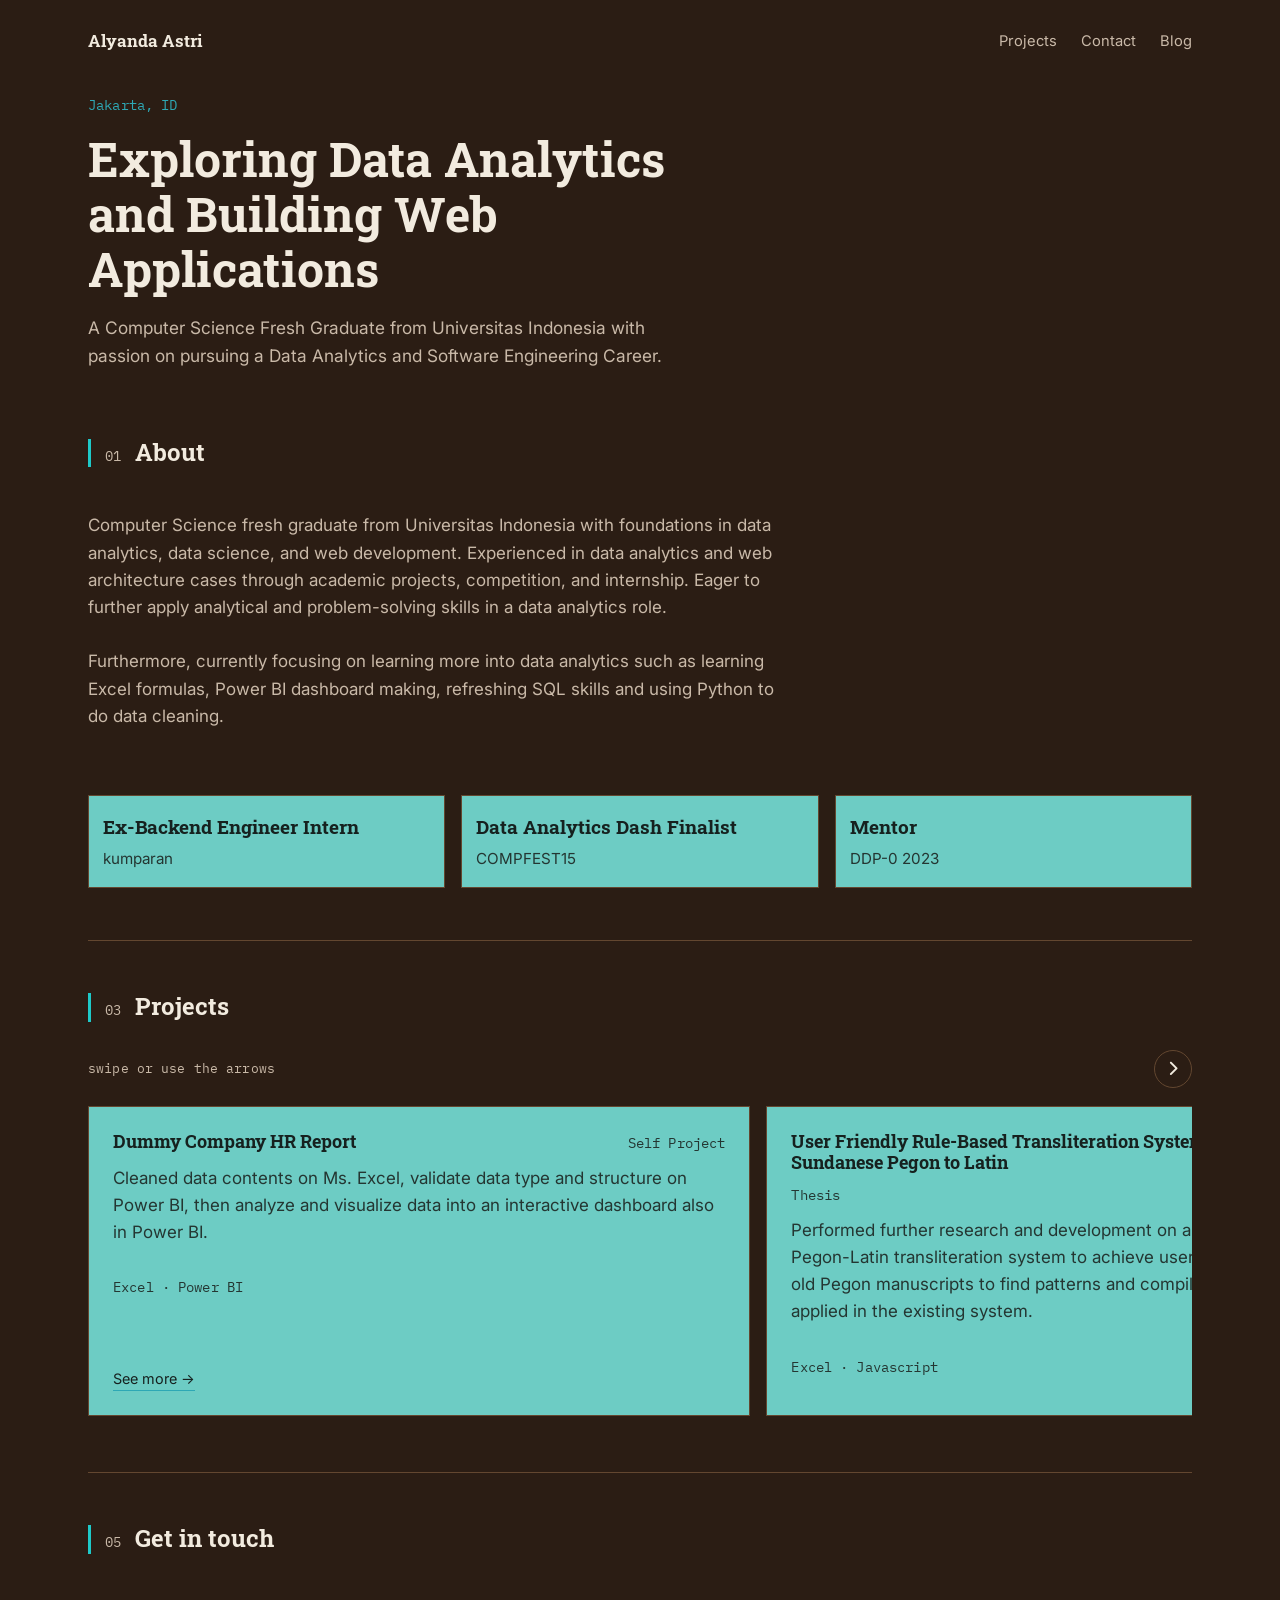
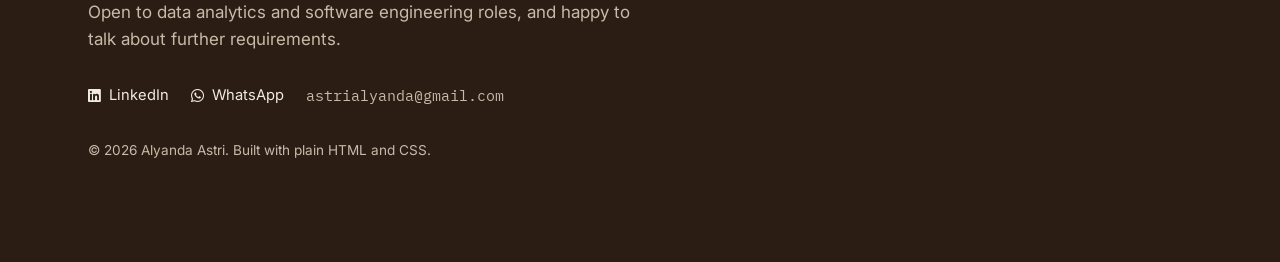
<file: index.html>
<!DOCTYPE html>
<html lang="en">
<head>
<meta charset="UTF-8">
<meta name="viewport" content="width=device-width, initial-scale=1.0">
<title>Alyanda Astri</title>
<meta name="description" content="Portfolio of Alyanda Astri, Backend Engineer and Data Analyst">
<link rel="preconnect" href="https://fonts.googleapis.com">
<link rel="preconnect" href="https://fonts.gstatic.com" crossorigin>
<link href="https://fonts.googleapis.com/css2?family=Roboto+Slab:wght@400;500;700&family=Inter:wght@400;500;600&family=IBM+Plex+Mono:wght@400;500&display=swap" rel="stylesheet">
<link rel="stylesheet" href="https://cdnjs.cloudflare.com/ajax/libs/font-awesome/6.5.1/css/all.min.css">
<link rel="stylesheet" href="styles.css">
</head>
<body>

<header class="site">
  <div class="brand">Alyanda Astri</div>
  <nav>
    <a href="#projects">Projects</a>
    <a href="#contact">Contact</a>
    <a href="personal.html">Blog</a>
  </nav>
</header>

<div class="wrap">

  <!-- HERO -->
  <section class="hero" style="border-bottom:none; padding-top:12px;">
    <span class="mono eyebrow">Jakarta, ID</span>
    <h1>Exploring Data Analytics and Building Web Applications</h1>
    <p class="lede">
      A Computer Science Fresh Graduate from Universitas Indonesia with passion
      on pursuing a Data Analytics and Software Engineering Career.
    </p>
  </section>

  <!-- ABOUT -->
  <section id="about">
    <div class="section-head">
      <span class="mono label">01</span>
      <h2>About</h2>
    </div>
    <div class="about-grid">
      <div class="about-text">
        <p>
          Computer Science fresh graduate from Universitas Indonesia with foundations in data analytics, 
          data science, and web development. Experienced in data analytics and web architecture cases
          through academic projects, competition, and internship. Eager to further apply analytical 
          and problem-solving skills in a data analytics role.
          <br></br>
          Furthermore, currently focusing on learning more into data analytics such as learning Excel
          formulas, Power BI dashboard making, refreshing SQL skills and using Python to do data cleaning.
        </p>
      </div>
      <div class="stat-row" style="grid-column:1/-1;">
        <div class="stat">
          <div class="num">Ex-Backend Engineer Intern</div>
          <div class="desc">kumparan</div>
        </div>
        <div class="stat">
          <div class="num">Data Analytics Dash Finalist</div>
          <div class="desc">COMPFEST15</div>
        </div>
        <div class="stat">
          <div class="num">Mentor</div>
          <div class="desc">DDP-0 2023</div>
        </div>
      </div>
    </div>
  </section>

  <!-- WORK / PROJECTS -->
  <section id="projects">
    <div class="section-head">
      <span class="mono label">03</span>
      <h2>Projects</h2>
    </div>

    <div class="carousel-controls">
      <p class="carousel-hint mono">swipe or use the arrows</p>
      <div class="carousel-buttons">
        <button class="carousel-arrow hidden" id="arrow-left" aria-label="Show previous projects">
          <i class="fa-solid fa-chevron-left"></i>
        </button>
        <button class="carousel-arrow" id="arrow-right" aria-label="Show more projects">
          <i class="fa-solid fa-chevron-right"></i>
        </button>
      </div>
    </div>

    <div class="project-carousel" id="project-carousel">
      <a class="project" href="projects-self.html">
        <div class="p-head">
          <h3>Dummy Company HR Report</h3>
          <span class="p-meta mono">Self Project</span>
        </div>
        <p class="p-desc">
          Cleaned data contents on Ms. Excel, validate data type and structure
          on Power BI, then analyze and visualize data into an interactive dashboard 
          also in Power BI.
        </p>
        <div class="p-tools mono">Excel · Power BI </div>
        <span class="p-link">See more →</span>
      </a>

      <div class="project project-static">
        <div class="p-head">
          <h3>User Friendly Rule-Based Transliteration System for Javanese and Sundanese Pegon to Latin</h3>
          <span class="p-meta mono">Thesis</span>
        </div>
        <p class="p-desc">
          Performed further research and development on an existing rule-based
          Pegon-Latin transliteration system to achieve user-friendliness. Analyzed 
          old Pegon manuscripts to find patterns and compile new rules which then applied
          in the existing system.
        </p>
        <div class="p-tools mono">Excel · Javascript</div>
      </div>

      <div class="project project-static">
        <div class="p-head">
          <h3>Automatic Topic Suggestion</h3>
          <span class="p-meta mono">Internship</span>
        </div>
        <p class="p-desc">
          Co-designed and co-developed an automatic topic suggestion feature based on
          company website. Designed in a cross-service architecture using REST, gRPC,
          and GraphQL. Used message queueing to achieve near real-time cross-service 
          communication. Written in Golang Echo.
        </p>
        <div class="p-tools mono">Go · REST · gRPC · GraphQL · NATS</div>
      </div>

      <a class="project" href="projects-ppl.html">
        <div class="p-head">
          <h3>SiMagang</h3>
          <span class="p-meta mono">Course Project</span>
        </div>
        <p class="p-desc">
          Developed an information systems web app for faculty internship management.
          Including internship logs, reports, credit transfer scheduling, and lecturers
          and supervisor approval. Developed in an Agile scrum environment. 
        </p>
        <div class="p-tools mono">Django · HTML · Tailwind CSS · Docker</div>
        <span class="p-link">See more →</span>
      </a>

      <a class="project" href="projects-kasdd.html">
        <div class="p-head">
          <h3>Analysis and Prediction on Global Terrorism Dataset</h3>
          <span class="p-meta mono">Course Project</span>
        </div>
        <p class="p-desc">
          Performed exploratory data analysis (EDA) to uncover patterns and 
          trends of the dataset. Cleaned and transformed raw data to build
          models to predict terrorism target types. Furthermore, also done 
          clustering techniques to group and identify data patterns.
        </p>
        <div class="p-tools mono">Pandas · Matplotlib · Numpy</div>
        <span class="p-link">See more →</span>
      </a>

      <a class="project" href="projects-dm.html">
        <div class="p-head">
          <h3>Graph Mining on Amazon Co-Purchasing Data</h3>
          <span class="p-meta mono">Course Project</span>
        </div>
        <p class="p-desc">
          Built an e-commerce shopping recommendation model on a graph structured data. 
          Applied CRISP-DM methodology starting from business understanding to deployment plan. 
          Identified popular e-commerce item through network data analysis and identified 
          co-puchasing pattern by performing graph embedding and community detection.
        </p>
        <div class="p-tools mono">Pandas · Matplotlib · Numpy</div>
        <span class="p-link">See more →</span>
      </a>

      <a class="project" href="projects-basdat.html">
        <div class="p-head">
          <h3>PacilFlix (Streaming Website Simulation)</h3>
          <span class="p-meta mono">Course Project</span>
        </div>
        <p class="p-desc">
          Built subscription and package management features using Python Django and raw 
          SQL, implementing multi table joins, nested queries, and conditional filtering. 
          Developed Web frontend (HTML/CSS) and backend (Django, raw SQL) in a team of three.
        </p>
        <div class="p-tools mono">Django · SQL · Tailwind CSS</div>
        <span class="p-link">See more →</span>
      </a>
    </div>
  </section>

  <script>
    (function(){
      var carousel = document.getElementById('project-carousel');
      var left = document.getElementById('arrow-left');
      var right = document.getElementById('arrow-right');

      function updateArrows(){
        var maxScroll = carousel.scrollWidth - carousel.clientWidth;
        left.classList.toggle('hidden', carousel.scrollLeft <= 4);
        right.classList.toggle('hidden', carousel.scrollLeft >= maxScroll - 4);
      }

      function scrollByCard(direction){
        var card = carousel.querySelector('.project');
        var step = card ? card.offsetWidth + 16 : 320;
        carousel.scrollBy({ left: direction * step, behavior: 'smooth' });
      }

      left.addEventListener('click', function(){ scrollByCard(-1); });
      right.addEventListener('click', function(){ scrollByCard(1); });
      carousel.addEventListener('scroll', updateArrows);
      window.addEventListener('resize', updateArrows);
      updateArrows();
    })();
  </script>

  <!-- EXPERIENCE -->
  <!-- <section id="experience">
    <div class="section-head">
      <span class="mono label">04</span>
      <h2>Experience</h2>
    </div>

    <div class="exp-item">
      <div class="exp-date mono">2024—Now</div>
      <div>
        <h3>Data Analyst</h3>
        <div class="exp-org">Northwind Retail</div>
        <p>Own pricing and retention analytics for a subscription product with 200k+ active users.</p>
      </div>
    </div>

    <div class="exp-item">
      <div class="exp-date mono">2022—2024</div>
      <div>
        <h3>Junior Data Analyst</h3>
        <div class="exp-org">Harbor & Co.</div>
        <p>Built the team's first self-serve reporting layer and trained non-technical staff to use it.</p>
      </div>
    </div>

    <div class="exp-item">
      <div class="exp-date mono">2021—2022</div>
      <div>
        <h3>Customer Support Lead</h3>
        <div class="exp-org">Harbor & Co.</div>
        <p>Handled escalations and noticed the churn patterns that later became my first analysis project.</p>
      </div>
    </div>
  </section> -->

  <!-- CONTACT -->
  <section id="contact">
    <div class="section-head">
      <span class="mono label">05</span>
      <h2>Get in touch</h2>
    </div>
    <div class="contact-block">
      <p>
        Open to data analytics and software engineering roles, and happy to talk
        about further requirements.
      </p>
      <div class="icon-row">
        <a class="icon-link linkedin" href="https://linkedin.com/in/alyanda-astri-740754247" target="_blank" rel="noopener noreferrer">
          <i class="fa-brands fa-linkedin"></i>
          LinkedIn
        </a>
        <a class="icon-link whatsapp" href="https://wa.me/6281297639830" target="_blank" rel="noopener noreferrer">
          <i class="fa-brands fa-whatsapp"></i>
          WhatsApp
        </a>
        <span class="email-plain">astrialyanda@gmail.com</span>
      </div>
    </div>

  <footer>
    © 2026 Alyanda Astri. Built with plain HTML and CSS.
  </footer>

</div>

</body>
</html>
</file>
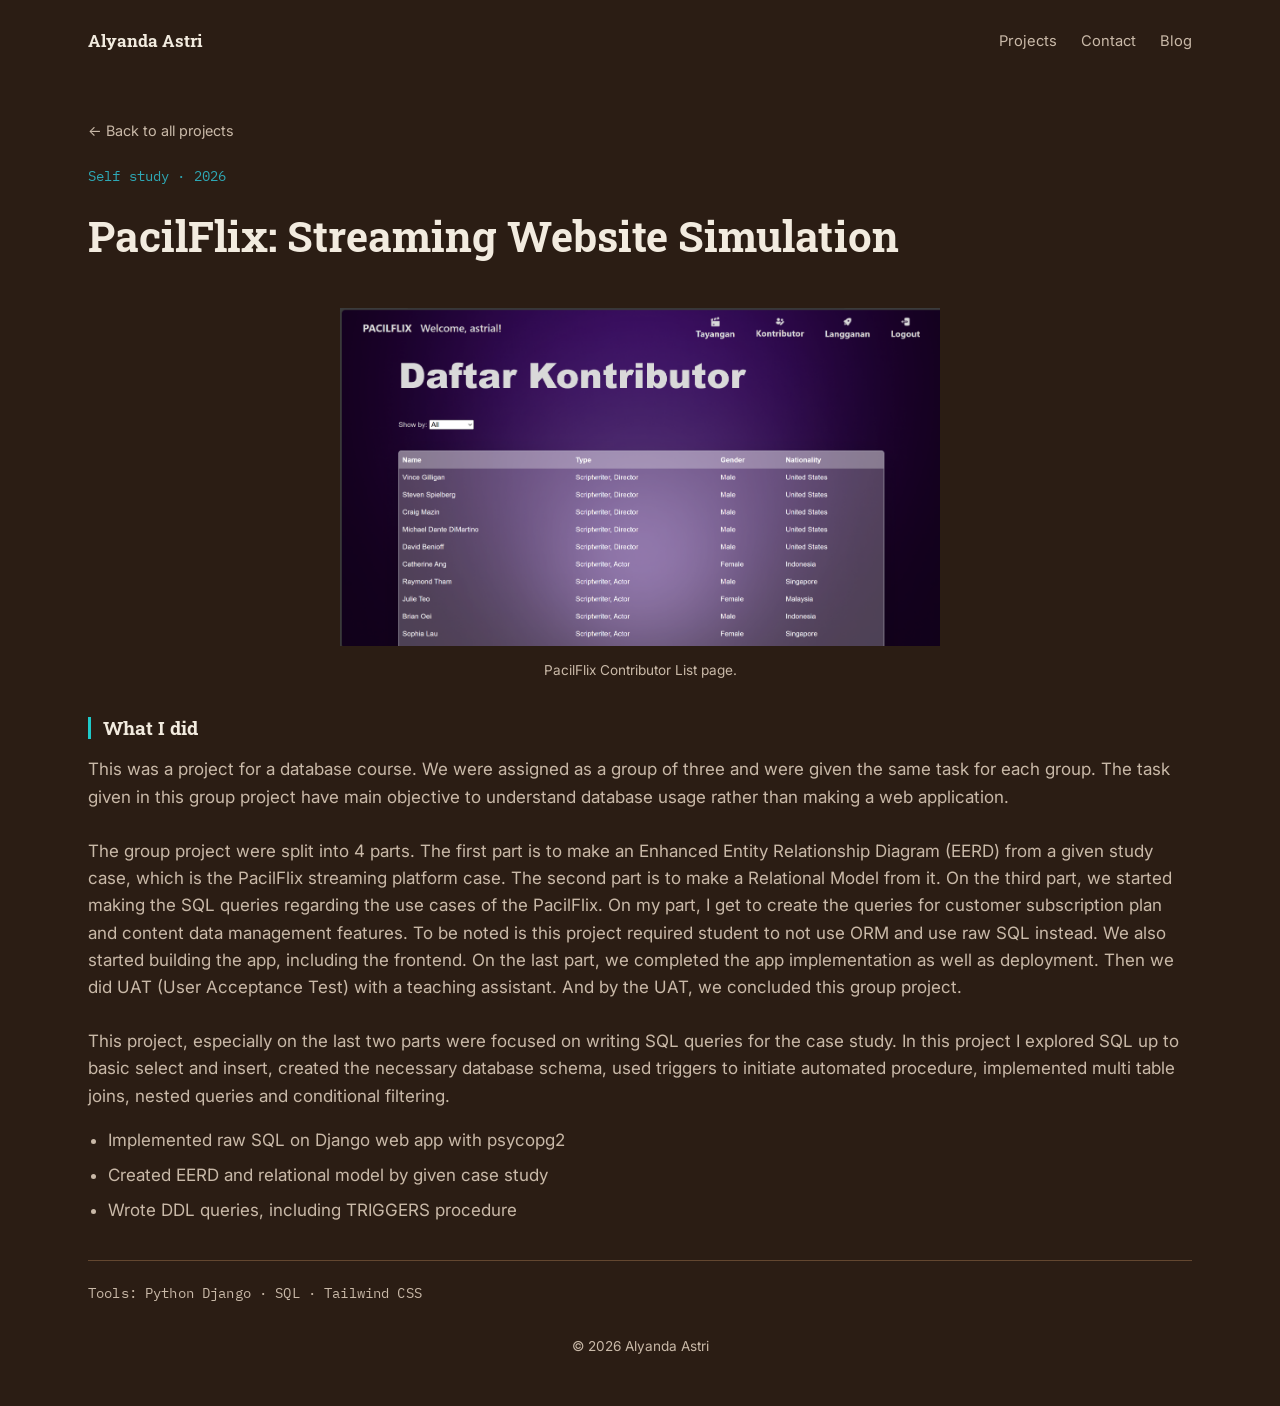
<file: projects-basdat.html>
<!DOCTYPE html>
<html lang="en">
<head>
<meta charset="UTF-8">
<meta name="viewport" content="width=device-width, initial-scale=1.0">
<title>PacilFlix - Alyanda Astri</title>
<meta name="description" content="Case study: PacilFlix Streaming Platform Simulation">
<link rel="preconnect" href="https://fonts.googleapis.com">
<link rel="preconnect" href="https://fonts.gstatic.com" crossorigin>
<link href="https://fonts.googleapis.com/css2?family=Roboto+Slab:wght@400;500;700&family=Inter:wght@400;500;600&family=IBM+Plex+Mono:wght@400;500&display=swap" rel="stylesheet">
<link rel="stylesheet" href="https://cdnjs.cloudflare.com/ajax/libs/font-awesome/6.5.1/css/all.min.css">
 
<link rel="stylesheet" href="styles.css">
</head>

<body>
    <header class="site">
    <a class="brand" href="index.html" style="text-decoration:none; color:var(--ink);">Alyanda Astri</a>
    <nav>
        <a href="#projects">Projects</a>
        <a href="#contact">Contact</a>
        <a href="personal.html">Blog</a>
    </nav>
    </header>

    <div class="wrap">
        <a class="back-link" href="index.html#work">← Back to all projects</a>
 
        <div class="detail-head">
            <span class="mono detail-meta">Self study · 2026</span>
            <h1>PacilFlix: Streaming Website Simulation</h1>
        </div>
        
        <div class="screenshot-frame">
            <img src="img/basdat1.png" alt="PacilFlix streaming platform simulation page">
        </div>
        <p class="screenshot-caption">
            PacilFlix Contributor List page.
        </p>
        
        <div class="detail-body">
        
            <section>
            <h2>What I did</h2>
            <p>
                This was a project for a database course. We were assigned as a group of three
                and were given the same task for each group. The task given in this group project
                have main objective to understand database usage rather than making a web application.
                <br></br>
                The group project were split into 4 parts. The first part is to make an Enhanced Entity
                Relationship Diagram (EERD) from a given study case, which is the PacilFlix streaming platform
                case. The second part is to make a Relational Model from it. On the third part, we 
                started making the SQL queries regarding the use cases of the PacilFlix. On my part,
                I get to create the queries for customer subscription plan and content data management
                features. To be noted is this project required student to not use ORM and use raw SQL
                instead. We also started building the app, including the frontend. On the last part, we
                completed the app implementation as well as deployment. Then we did UAT (User Acceptance 
                Test) with a teaching assistant. And by the UAT, we concluded this group project.
                <br></br>
                This project, especially on the last two parts were focused on writing SQL queries
                for the case study. In this project I explored SQL up to basic select and insert, created
                the necessary database schema, used triggers to initiate automated procedure, implemented multi
                table joins, nested queries and conditional filtering.
            </p>
            <ul>
                <li>Implemented raw SQL on Django web app with psycopg2</li>
                <li>Created EERD and relational model by given case study</li>
                <li>Wrote DDL queries, including TRIGGERS procedure</li>
            </ul>
            </section>
        
            <div class="tools-row mono" style="margin-top:36px; padding-top:20px; border-top:1px solid var(--line); color:var(--ink-soft); font-size:0.9rem;">
            Tools: Python Django · SQL · Tailwind CSS
            </div>
        </div>
        
        </div>
        
        <footer style="text-align:center;">© 2026 Alyanda Astri</footer>
 
    </div>
</body>
</file>
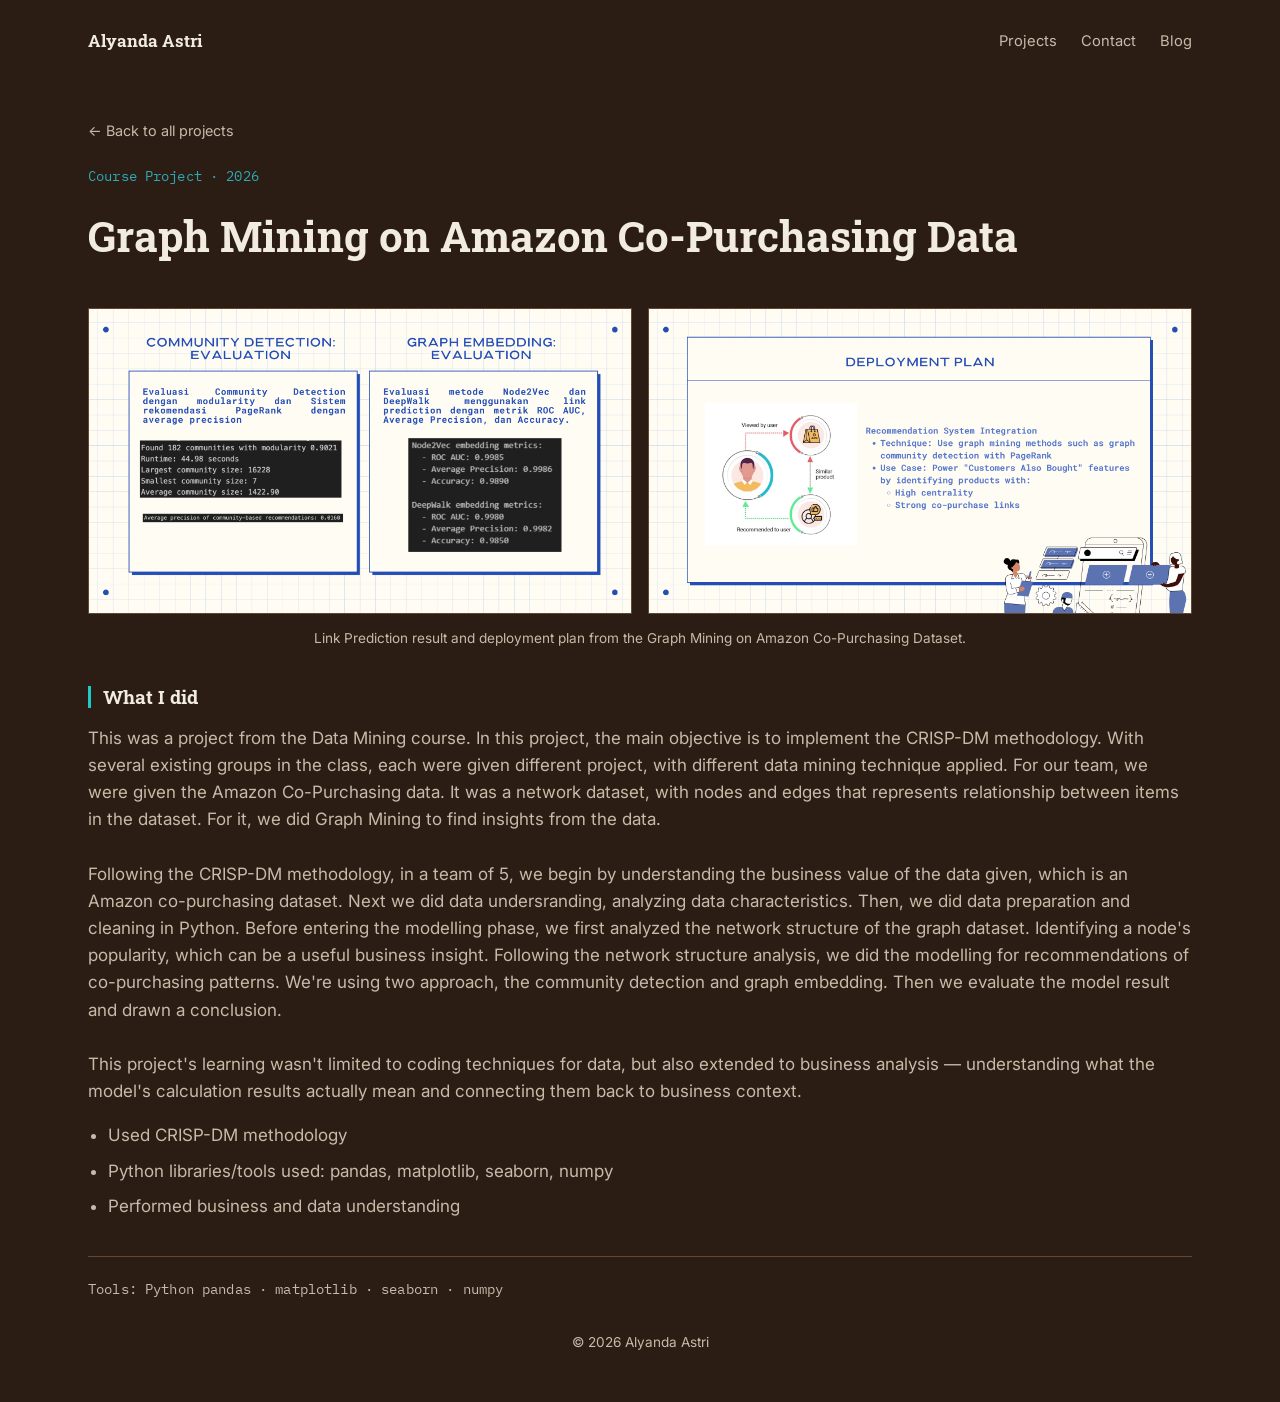
<file: projects-dm.html>
<!DOCTYPE html>
<html lang="en">
<head>
<meta charset="UTF-8">
<meta name="viewport" content="width=device-width, initial-scale=1.0">
<title>Graph Mining on Amazon Co-Purchasing Data - Alyanda Astri</title>
<meta name="description" content="Course project: Graph Mining on Amazon Co-Purchasing Data.">
<link rel="preconnect" href="https://fonts.googleapis.com">
<link rel="preconnect" href="https://fonts.gstatic.com" crossorigin>
<link href="https://fonts.googleapis.com/css2?family=Roboto+Slab:wght@400;500;700&family=Inter:wght@400;500;600&family=IBM+Plex+Mono:wght@400;500&display=swap" rel="stylesheet">
<link rel="stylesheet" href="https://cdnjs.cloudflare.com/ajax/libs/font-awesome/6.5.1/css/all.min.css">
 
<link rel="stylesheet" href="styles.css">
</head>

<body>
    <header class="site">
    <a class="brand" href="index.html" style="text-decoration:none; color:var(--ink);">Alyanda Astri</a>
    <nav>
        <a href="#projects">Projects</a>
        <a href="#contact">Contact</a>
        <a href="personal.html">Blog</a>
    </nav>
    </header>

    <div class="wrap">
        <a class="back-link" href="index.html#work">← Back to all projects</a>
 
        <div class="detail-head">
            <span class="mono detail-meta">Course Project · 2026</span>
            <h1>Graph Mining on Amazon Co-Purchasing Data</h1>
        </div>
        
        <div class="screenshot-grid">
            <img src="img/dm1.png" alt="DM Link prediction result">
            <img src="img/dm2.png" alt="DM Deployment plan">
        </div>
        <p class="screenshot-caption">
            Link Prediction result and deployment plan from the Graph Mining on Amazon Co-Purchasing Dataset.
        </p>
        
        <div class="detail-body">
        
            <section>
            <h2>What I did</h2>
            <p>
                This was a project from the Data Mining course. In this project, the main objective is
                to implement the CRISP-DM methodology. With several existing groups in
                the class, each were given different project, with different data mining technique applied.
                For our team, we were given the Amazon Co-Purchasing data. It was a network dataset, with 
                nodes and edges that represents relationship between items in the dataset. For it, we did
                Graph Mining to find insights from the data.
                <br></br>
                Following the CRISP-DM methodology, in a team of 5, we begin by understanding the business
                value of the data given, which is an Amazon co-purchasing dataset. Next we did data undersranding,
                analyzing data characteristics. Then, we did data preparation and cleaning in Python. Before entering 
                the modelling phase, we first analyzed the network structure of the graph dataset. Identifying a node's
                popularity, which can be a useful business insight. Following the network structure analysis, we did 
                the modelling for recommendations of co-purchasing patterns. We're using two approach, the community
                detection and graph embedding. Then we evaluate the model result and drawn a conclusion.
                <br></br>
                This project's learning wasn't limited to coding techniques for data, but also extended to business 
                analysis — understanding what the model's calculation results actually mean and connecting them back 
                to business context.
            </p>
            <ul>
                <li>Used CRISP-DM methodology</li>
                <li>Python libraries/tools used: pandas, matplotlib, seaborn, numpy</li>
                <li>Performed business and data understanding</li>
            </ul>
            </section>
        
            <div class="tools-row mono" style="margin-top:36px; padding-top:20px; border-top:1px solid var(--line); color:var(--ink-soft); font-size:0.9rem;">
            Tools: Python pandas · matplotlib · seaborn · numpy
            </div>
        </div>
        
        </div>
        
        <footer style="text-align:center;">© 2026 Alyanda Astri</footer>
 
    </div>
</body>
</file>
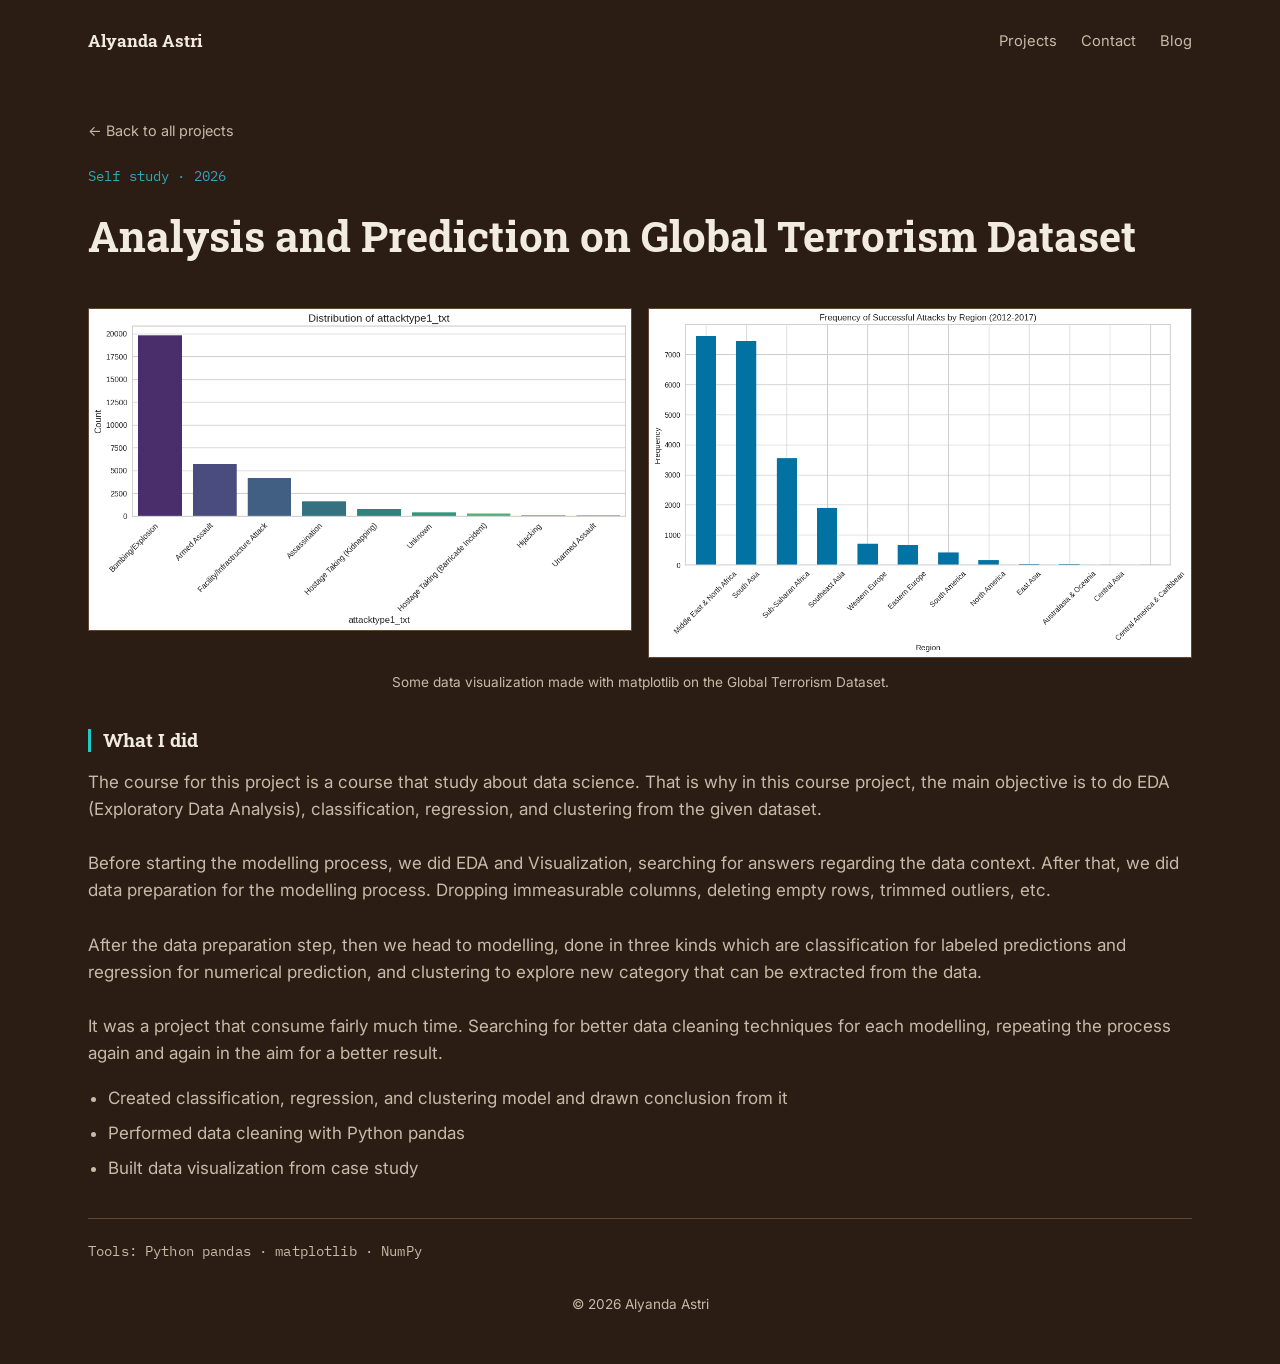
<file: projects-kasdd.html>
<!DOCTYPE html>
<html lang="en">
<head>
<meta charset="UTF-8">
<meta name="viewport" content="width=device-width, initial-scale=1.0">
<title>Analysis and Prediction on Global Terrorism Dataset - Alyanda Astri</title>
<meta name="description" content="Course project: Analysis and Prediction on Global Terrorism Data.">
<link rel="preconnect" href="https://fonts.googleapis.com">
<link rel="preconnect" href="https://fonts.gstatic.com" crossorigin>
<link href="https://fonts.googleapis.com/css2?family=Roboto+Slab:wght@400;500;700&family=Inter:wght@400;500;600&family=IBM+Plex+Mono:wght@400;500&display=swap" rel="stylesheet">
<link rel="stylesheet" href="https://cdnjs.cloudflare.com/ajax/libs/font-awesome/6.5.1/css/all.min.css">
 
<link rel="stylesheet" href="styles.css">
</head>

<body>
    <header class="site">
    <a class="brand" href="index.html" style="text-decoration:none; color:var(--ink);">Alyanda Astri</a>
    <nav>
        <a href="#projects">Projects</a>
        <a href="#contact">Contact</a>
        <a href="personal.html">Blog</a>
    </nav>
    </header>

    <div class="wrap">
        <a class="back-link" href="index.html#work">← Back to all projects</a>
 
        <div class="detail-head">
            <span class="mono detail-meta">Self study · 2026</span>
            <h1>Analysis and Prediction on Global Terrorism Dataset</h1>
        </div>
        
        <div class="screenshot-grid">
            <img src="img/kasddbarchart1.png" alt="">
            <img src="img/kasddbarchart2.png" alt="DM Deployment plan">
        </div>
        <p class="screenshot-caption">
            Some data visualization made with matplotlib on the Global Terrorism Dataset.
        </p>
        
        <div class="detail-body">
        
            <section>
            <h2>What I did</h2>
            <p>
                The course for this project is a course that study about data science. 
                That is why in this course project, the main objective is to do EDA (Exploratory Data Analysis), classification,
                regression, and clustering from the given dataset. 
                <br></br>
                Before starting the modelling process, we did EDA and Visualization, searching for answers regarding the data
                context. After that, we did data preparation for the modelling process. Dropping immeasurable columns, deleting 
                empty rows, trimmed outliers, etc.
                <br></br>
                After the data preparation step, then we head to modelling, done in three kinds which are classification for
                labeled predictions and regression for numerical prediction, and clustering to explore new category that can be 
                extracted from the data.
                <br></br>
                It was a project that consume fairly much time. Searching for better data cleaning techniques for each modelling,
                repeating the process again and again in the aim for a better result.
            </p>
            <ul>
                <li>Created classification, regression, and clustering model and drawn conclusion from it</li>
                <li>Performed data cleaning with Python pandas</li>
                <li>Built data visualization from case study</li>
            </ul>
            </section>
        
            <div class="tools-row mono" style="margin-top:36px; padding-top:20px; border-top:1px solid var(--line); color:var(--ink-soft); font-size:0.9rem;">
            Tools: Python pandas · matplotlib · NumPy 
            </div>
        </div>
        
        </div>
        
        <footer style="text-align:center;">© 2026 Alyanda Astri</footer>
 
    </div>
</body>
</file>
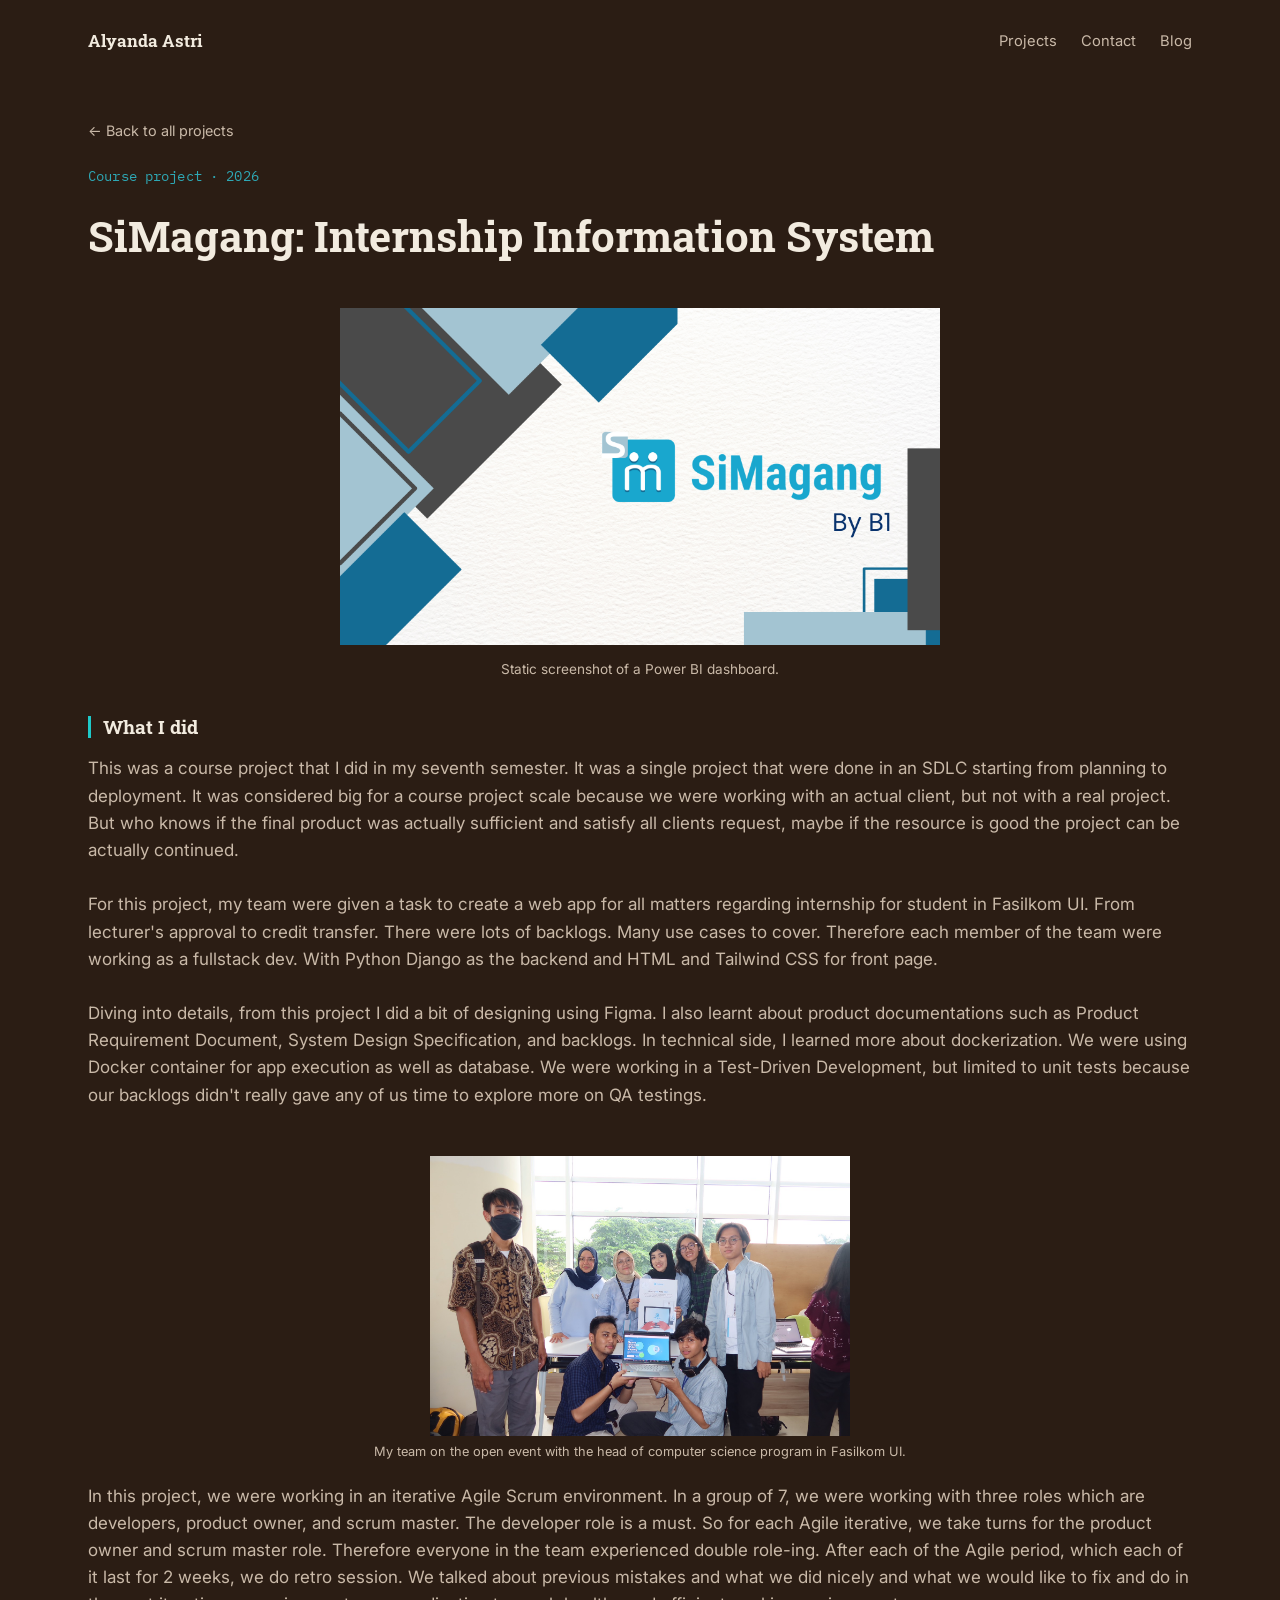
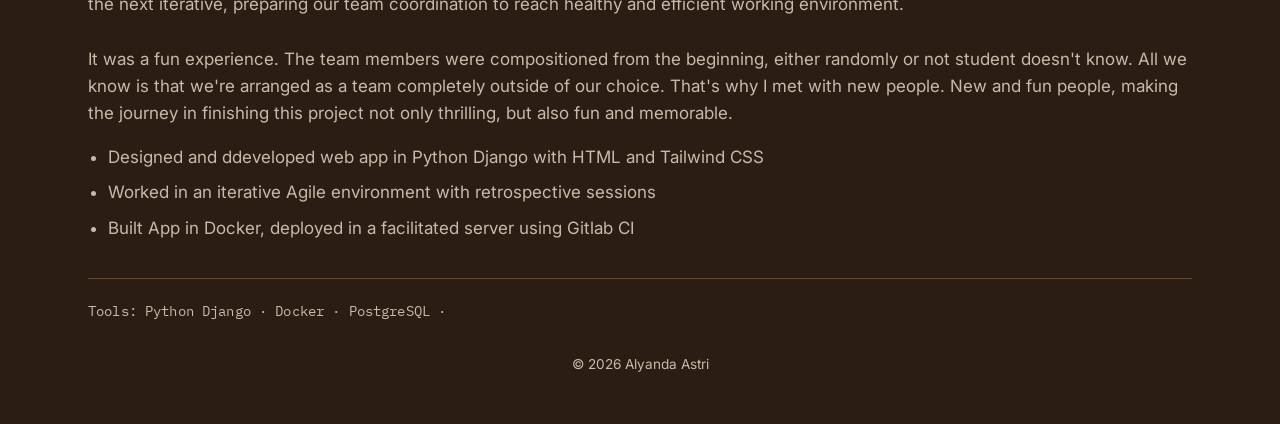
<file: projects-ppl.html>
<!DOCTYPE html>
<html lang="en">
<head>
<meta charset="UTF-8">
<meta name="viewport" content="width=device-width, initial-scale=1.0">
<title>SiMagang - Alyanda Astri</title>
<meta name="description" content="Course Project: Fasilkom UI Internship Web App Development.">
<link rel="preconnect" href="https://fonts.googleapis.com">
<link rel="preconnect" href="https://fonts.gstatic.com" crossorigin>
<link href="https://fonts.googleapis.com/css2?family=Roboto+Slab:wght@400;500;700&family=Inter:wght@400;500;600&family=IBM+Plex+Mono:wght@400;500&display=swap" rel="stylesheet">
<link rel="stylesheet" href="https://cdnjs.cloudflare.com/ajax/libs/font-awesome/6.5.1/css/all.min.css">
 
<link rel="stylesheet" href="styles.css">
</head>

<body>
    <header class="site">
    <a class="brand" href="index.html" style="text-decoration:none; color:var(--ink);">Alyanda Astri</a>
    <nav>
        <a href="#projects">Projects</a>
        <a href="#contact">Contact</a>
        <a href="personal.html">Blog</a>
    </nav>
    </header>

    <div class="wrap">
        <a class="back-link" href="index.html#work">← Back to all projects</a>
 
        <div class="detail-head">
            <span class="mono detail-meta">Course project · 2026</span>
            <h1>SiMagang: Internship Information System</h1>
        </div>
        
        <div class="screenshot-frame">
            <img src="img/ppl1.png" alt="Power BI sales pipeline dashboard screenshot">
        </div>
        <p class="screenshot-caption">
            Static screenshot of a Power BI dashboard.
        </p>
        
        <div class="detail-body">
        
            <section>
            <h2>What I did</h2>
            <p>
                This was a course project that I did in my seventh semester. It was a single
                project that were done in an SDLC starting from planning to deployment. It was 
                considered big for a course project scale because we were working with an 
                actual client, but not with a real project. But who knows if the final product
                was actually sufficient and satisfy all clients request, maybe if the resource
                is good the project can be actually continued.
                <br></br>
                For this project, my team were given a task to create a web app for all matters 
                regarding internship for student in Fasilkom UI. From lecturer's approval to 
                credit transfer. There were lots of backlogs. Many use cases to cover. Therefore 
                each member of the team were working as a fullstack dev. With Python Django as 
                the backend and HTML and Tailwind CSS for front page.
                <br></br>
                Diving into details, from this project I did a bit of designing using Figma.
                I also learnt about product documentations such as Product Requirement Document, 
                System Design Specification, and backlogs. In technical side, I learned more 
                about dockerization. We were using Docker container for app execution as well as 
                database. We were working in a Test-Driven Development, but limited to unit tests 
                because our backlogs didn't really gave any of us time to explore more on QA testings.
                <br></br>
            </p>

            <div class="inline-figure">
                <img src="img/sikp.jpeg" alt="PPL team pic">
            </div>

            <div class="inline-figure-caption">
                My team on the open event with the head of computer science program in Fasilkom UI.
            </div>

            <p>
                In this project, we were working in an iterative Agile Scrum environment. In a group
                of 7, we were working with three roles which are developers, product owner, and scrum
                master. The developer role is a must. So for each Agile iterative, we take turns for
                the product owner and scrum master role. Therefore everyone in the team experienced
                double role-ing. After each of the Agile period, which each of it last for 2 weeks,
                we do retro session. We talked about previous mistakes and what we did nicely and 
                what we would like to fix and do in the next iterative, preparing our team coordination
                to reach healthy and efficient working environment.
                <br></br>
                It was a fun experience. The team members were compositioned from the beginning, either
                randomly or not student doesn't know. All we know is that we're arranged as a 
                team completely outside of our choice. That's why I met with new people. New and 
                fun people, making the journey in finishing this project not only thrilling,
                but also fun and memorable.
            </p>
            <ul>
                <li>Designed and ddeveloped web app in Python Django with HTML and Tailwind CSS</li>
                <li>Worked in an iterative Agile environment with retrospective sessions</li>
                <li>Built App in Docker, deployed in a facilitated server using Gitlab CI</li>
            </ul>
            </section>
        
            <div class="tools-row mono" style="margin-top:36px; padding-top:20px; border-top:1px solid var(--line); color:var(--ink-soft); font-size:0.9rem;">
            Tools: Python Django · Docker · PostgreSQL · 
            </div>
        </div>

        <footer style="text-align:center;">© 2026 Alyanda Astri</footer>
 
    </div>
</body>
</file>
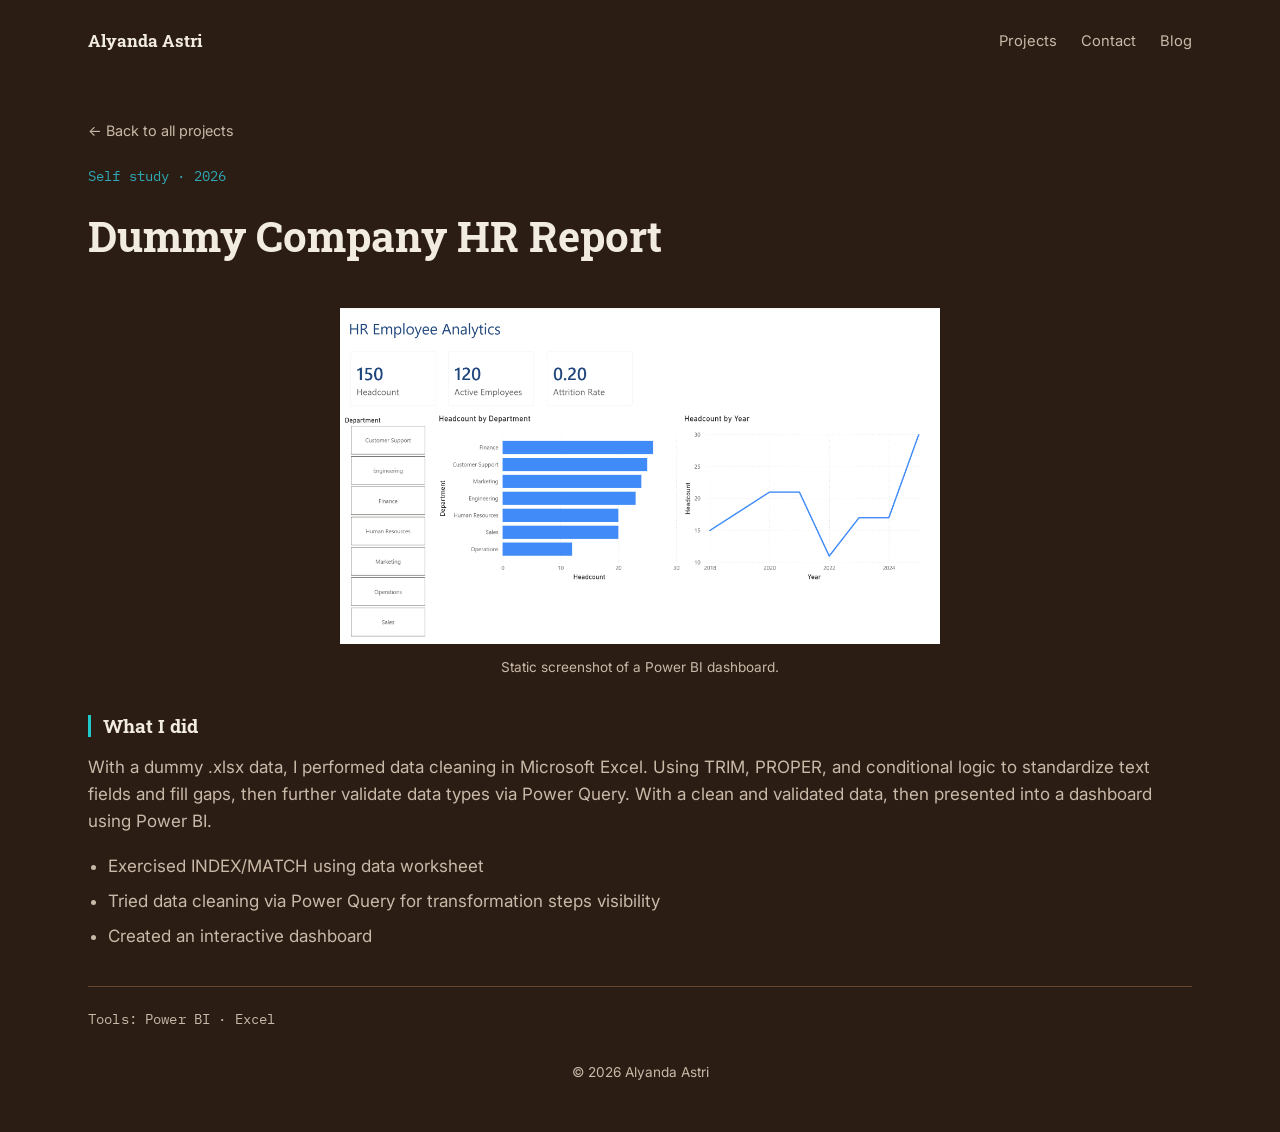
<file: projects-self.html>
<!DOCTYPE html>
<html lang="en">
<head>
<meta charset="UTF-8">
<meta name="viewport" content="width=device-width, initial-scale=1.0">
<title>Dummy Company HR Report</title>
<meta name="description" content="Case study: Power BI sales pipeline dashboard, by Alex Rivera.">
<link rel="preconnect" href="https://fonts.googleapis.com">
<link rel="preconnect" href="https://fonts.gstatic.com" crossorigin>
<link href="https://fonts.googleapis.com/css2?family=Roboto+Slab:wght@400;500;700&family=Inter:wght@400;500;600&family=IBM+Plex+Mono:wght@400;500&display=swap" rel="stylesheet">
<link rel="stylesheet" href="https://cdnjs.cloudflare.com/ajax/libs/font-awesome/6.5.1/css/all.min.css">
 
<link rel="stylesheet" href="styles.css">
</head>

<body>
    <header class="site">
    <a class="brand" href="index.html" style="text-decoration:none; color:var(--ink);">Alyanda Astri</a>
    <nav>
        <a href="#projects">Projects</a>
        <a href="#contact">Contact</a>
        <a href="personal.html">Blog</a>
    </nav>
    </header>

    <div class="wrap">
        <a class="back-link" href="index.html#work">← Back to all projects</a>
 
        <div class="detail-head">
            <span class="mono detail-meta">Self study · 2026</span>
            <h1>Dummy Company HR Report</h1>
        </div>
        
        <div class="screenshot-frame">
            <img src="img/powerbiv00.png" alt="Power BI sales pipeline dashboard screenshot">
        </div>
        <p class="screenshot-caption">
            Static screenshot of a Power BI dashboard.
        </p>
        
        <div class="detail-body">
        
            <section>
            <h2>What I did</h2>
            <p>
                With a dummy .xlsx data, I performed data cleaning in Microsoft Excel.
                Using TRIM, PROPER, and conditional logic to standardize text fields and
                fill gaps, then further validate data types via Power Query. With a clean
                and validated data, then presented into a dashboard using Power BI.
            </p>
            <ul>
                <li>Exercised INDEX/MATCH using data worksheet</li>
                <li>Tried data cleaning via Power Query for transformation steps visibility</li>
                <li>Created an interactive dashboard</li>
            </ul>
            </section>
        
            <div class="tools-row mono" style="margin-top:36px; padding-top:20px; border-top:1px solid var(--line); color:var(--ink-soft); font-size:0.9rem;">
            Tools: Power BI · Excel 
            </div>
        </div>
        
        </div>
        
        <footer style="text-align:center;">© 2026 Alyanda Astri</footer>
 
    </div>
</body>
</file>
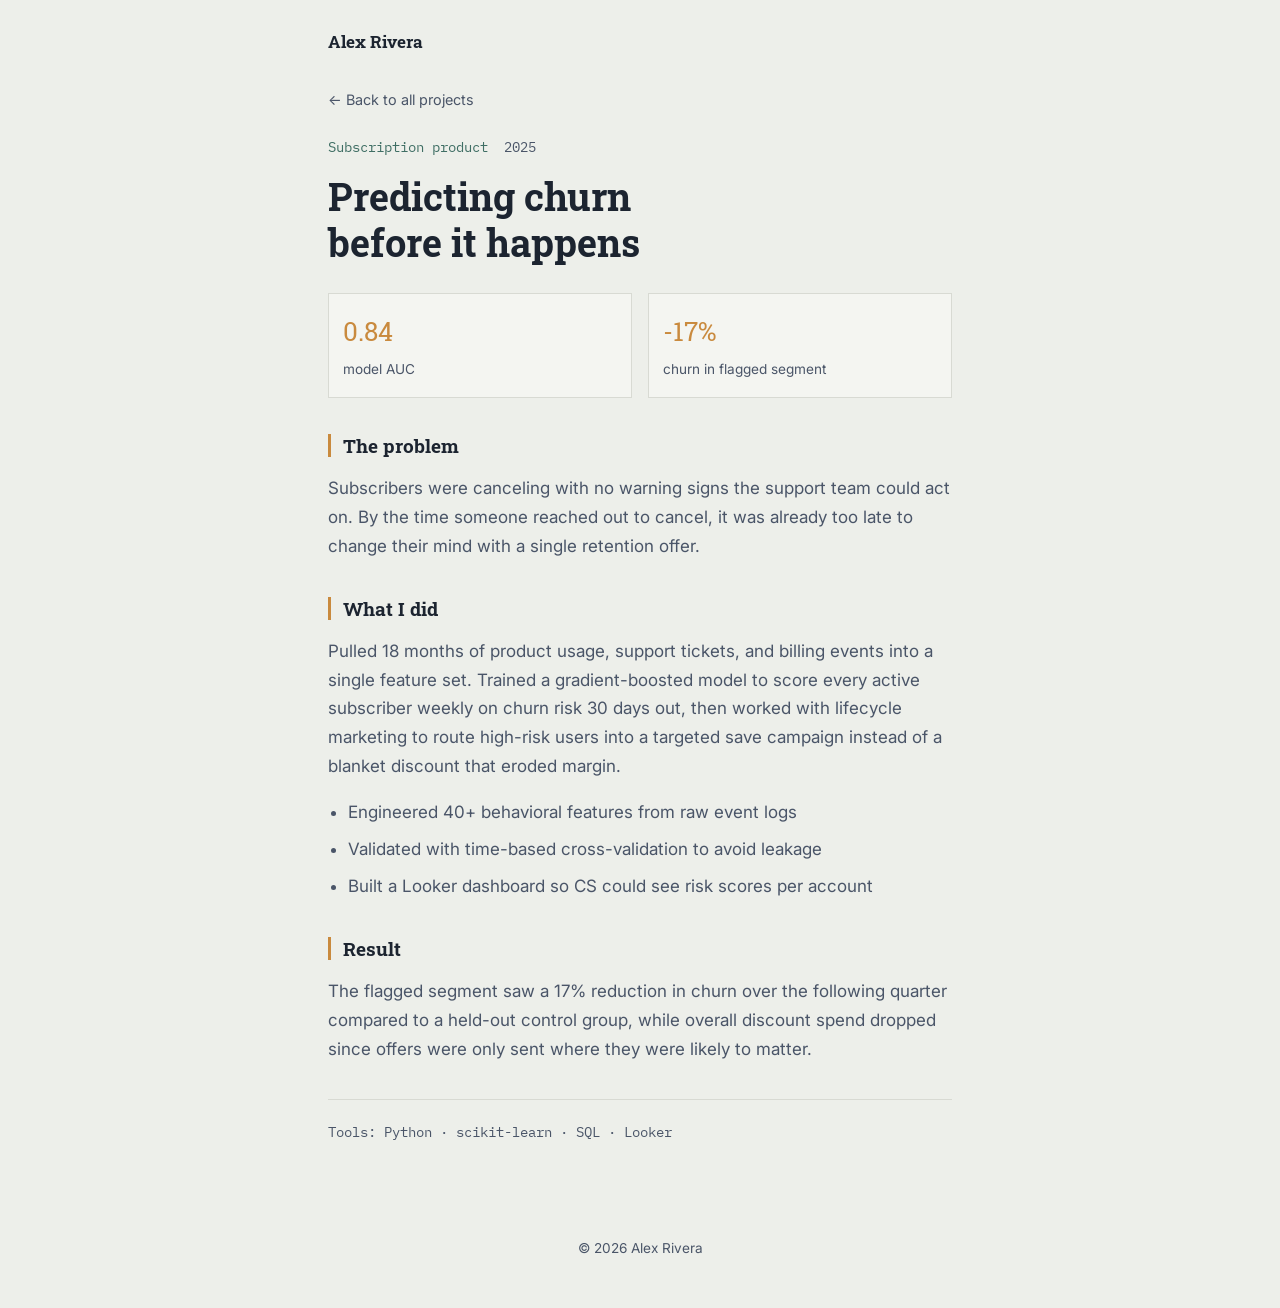
<file: projects.html>
<!DOCTYPE html>
<html lang="en">
<head>
<meta charset="UTF-8">
<meta name="viewport" content="width=device-width, initial-scale=1.0">
<title>Predicting churn before it happens — Alex Rivera</title>
<link rel="preconnect" href="https://fonts.googleapis.com">
<link rel="preconnect" href="https://fonts.gstatic.com" crossorigin>
<link href="https://fonts.googleapis.com/css2?family=Roboto+Slab:wght@400;500;700&family=Inter:wght@400;500;600&family=IBM+Plex+Mono:wght@400;500&display=swap" rel="stylesheet">
<style>
  :root{
    --paper:#EDEFEA;
    --paper-raised:#F4F5F1;
    --ink:#1C2430;
    --ink-soft:#4A5568;
    --amber:#C98A3E;
    --teal:#3F6E64;
    --line:#D8DAD3;
    --max-w:680px;
  }
  *{box-sizing:border-box;}
  body{
    margin:0;
    background:var(--paper);
    color:var(--ink);
    font-family:'Inter', sans-serif;
    font-size:17px;
    line-height:1.7;
    -webkit-font-smoothing:antialiased;
  }
  h1,h2{ font-family:'Roboto Slab', serif; font-weight:700; line-height:1.2; margin:0; }
  .mono{ font-family:'IBM Plex Mono', monospace; font-size:0.8em; }
  a{ color:var(--teal); }

  header.site{
    display:flex; justify-content:space-between; align-items:center;
    padding:28px; max-width:var(--max-w); margin:0 auto;
  }
  header.site .brand{ font-family:'Roboto Slab', serif; font-weight:700; font-size:1.05rem; text-decoration:none; color:var(--ink); }

  .wrap{ max-width:var(--max-w); margin:0 auto; padding:0 28px 60px; }

  .back-link{
    display:inline-block; margin-bottom:24px; font-size:0.9rem;
    text-decoration:none; color:var(--ink-soft);
  }
  .back-link:hover{ color:var(--ink); }

  .p-meta-row{
    display:flex; gap:16px; align-items:baseline; flex-wrap:wrap;
    margin-bottom:14px;
  }
  .p-meta-row .mono{ color:var(--teal); }

  h1{ font-size:clamp(1.8rem, 4vw, 2.4rem); max-width:18ch; margin-bottom:20px; }

  .stat-row{
    display:grid; grid-template-columns:repeat(2,1fr); gap:16px;
    margin:28px 0;
  }
  .stat{
    border:1px solid var(--line); background:var(--paper-raised);
    padding:16px 14px;
  }
  .stat .num{ font-family:'Roboto Slab', serif; font-size:1.6rem; color:var(--amber); }
  .stat .desc{ color:var(--ink-soft); font-size:0.85rem; margin-top:4px; }

  section{ margin:36px 0; }
  section h2{ font-size:1.2rem; margin-bottom:12px; border-left:3px solid var(--amber); padding-left:12px; }
  section p{ color:var(--ink-soft); max-width:62ch; }
  section p + p{ margin-top:12px; }
  section ul{ color:var(--ink-soft); padding-left:20px; }
  section li{ margin-bottom:8px; }

  .tools-row{
    margin-top:36px; padding-top:20px; border-top:1px solid var(--line);
    color:var(--ink-soft); font-size:0.9rem;
  }

  footer{ padding:32px 0 48px; color:var(--ink-soft); font-size:0.85rem; text-align:center; }
</style>
</head>
<body>

<header class="site">
  <a class="brand" href="index.html">Alex Rivera</a>
</header>

<div class="wrap">
  <a class="back-link" href="index.html#education">← Back to all projects</a>

  <div class="p-meta-row">
    <span class="mono">Subscription product</span>
    <span class="mono" style="color:var(--ink-soft);">2025</span>
  </div>

  <h1>Predicting churn before it happens</h1>

  <div class="stat-row">
    <div class="stat">
      <div class="num">0.84</div>
      <div class="desc">model AUC</div>
    </div>
    <div class="stat">
      <div class="num">-17%</div>
      <div class="desc">churn in flagged segment</div>
    </div>
  </div>

  <section>
    <h2>The problem</h2>
    <p>
      Subscribers were canceling with no warning signs the support team could act on.
      By the time someone reached out to cancel, it was already too late to change
      their mind with a single retention offer.
    </p>
  </section>

  <section>
    <h2>What I did</h2>
    <p>
      Pulled 18 months of product usage, support tickets, and billing events into a
      single feature set. Trained a gradient-boosted model to score every active
      subscriber weekly on churn risk 30 days out, then worked with lifecycle
      marketing to route high-risk users into a targeted save campaign instead of a
      blanket discount that eroded margin.
    </p>
    <ul>
      <li>Engineered 40+ behavioral features from raw event logs</li>
      <li>Validated with time-based cross-validation to avoid leakage</li>
      <li>Built a Looker dashboard so CS could see risk scores per account</li>
    </ul>
  </section>

  <section>
    <h2>Result</h2>
    <p>
      The flagged segment saw a 17% reduction in churn over the following quarter
      compared to a held-out control group, while overall discount spend dropped
      since offers were only sent where they were likely to matter.
    </p>
  </section>

  <div class="tools-row mono">
    Tools: Python · scikit-learn · SQL · Looker
  </div>
</div>

<footer>© 2026 Alex Rivera</footer>

</body>
</html>
</file>
<file: styles.css>
:root{
  --max-w:1200px;
  --paper:#2B1D14;        
  --paper-raised:#6dccc4; 
  --ink:#F2EBDF;          
  --ink-soft:#C9B9A8;     
  --amber:#1ec9c9;        
  --teal:#2EA8B5;         
  --line:#634730;         
  --card-ink:#16211F;
  --card-ink-soft:#243632;
  }

  *{box-sizing:border-box;}
  html{scroll-behavior:smooth;}
  body{
    margin:0;
    background:var(--paper);
    color:var(--ink);
    font-family:'Inter', sans-serif;
    font-size:17px;
    line-height:1.6;
    -webkit-font-smoothing:antialiased;
  }

  h1,h2,h3{
    font-family:'Roboto Slab', serif;
    font-weight:700;
    line-height:1.15;
    margin:0;
  }

  .mono{
    font-family:'IBM Plex Mono', monospace;
    font-size:0.8em;
    letter-spacing:0.01em;
  }

  a{color:var(--teal);}

  /* ---------- layout shell ---------- */
  .wrap{
    max-width:var(--max-w);
    margin:0 auto;
    padding:0 48px;
  }

  header.site{
    display:flex;
    justify-content:space-between;
    align-items:center;
    padding:28px 48px;
    max-width:var(--max-w);
    margin:0 auto;
  }
  header.site .brand{
    font-family:'Roboto Slab', serif;
    font-weight:700;
    font-size:1.05rem;
  }
  header.site nav{
    display:flex;
    gap:24px;
  }
  header.site nav a{
    color:var(--ink-soft);
    text-decoration:none;
    font-size:0.92rem;
  }
  header.site nav a:hover{ color:var(--ink); }

  /* ---------- hero ---------- */
  .hero{
    padding:56px 0 0px;
    border-bottom:1px solid var(--line);
  }
  .hero .eyebrow{
    color:var(--teal);
    margin-bottom:14px;
    display:block;
  }
  .hero h1{
    font-size:clamp(2.1rem, 5vw, 3rem);
    max-width:24ch;
  }
  .hero p.lede{
    margin-top:18px;
    max-width:56ch;
    color:var(--ink-soft);
    font-size:1.08rem;
  }

  .btn{
    display:inline-block;
    background:var(--ink);
    color:var(--paper);
    text-decoration:none;
    padding:11px 20px;
    border-radius:2px;
    font-size:0.94rem;
    font-weight:500;
  }
  .btn.ghost{
    background:transparent;
    color:var(--ink);
    border:1px solid var(--line);
  }

  /* ---------- sections ---------- */
  section{
    padding:52px 0;
    border-bottom:1px solid var(--line);
  }
  section:last-of-type{ border-bottom:none; }

  .section-head{
    display:flex;
    gap:14px;
    align-items:baseline;
    margin-bottom:28px;
    border-left:3px solid var(--amber);
    padding-left:14px;
  }
  .section-head span.label{
    color:var(--ink-soft);
  }
  .section-head h2{
    font-size:1.5rem;
  }

  /* about */
  .about-grid{
    display:grid;
    grid-template-columns:1fr;
    gap:24px;
  }
  .about-text p{ color:var(--ink-soft); max-width:64ch; }
  .about-text p + p{ margin-top:14px; }

  .stat-row{
    display:grid;
    grid-template-columns:repeat(3,1fr);
    gap:16px;
    margin-top:24px;
  }
  .stat{
    border:1px solid var(--line);
    padding:16px 14px;
    background:var(--paper-raised);
  }
  .stat .num{
    font-family:'Roboto Slab', serif;
    font-weight: 700;
    font-size:1.2rem;
    color:var(--card-ink);
  }
  .stat .desc{
    color:var(--card-ink-soft);
    font-size:0.95rem;
    margin-top:4px;
  }

  /* skills */
  .skill-groups{
    display:grid;
    grid-template-columns:1fr;
    gap:22px;
  }
  .skill-group h3{
    font-family:'Inter', sans-serif;
    font-weight:600;
    font-size:0.95rem;
    color:var(--ink-soft);
    margin-bottom:10px;
  }
  .pill-row{
    display:flex;
    flex-wrap:wrap;
    gap:8px;
  }
  .pill{
    border:1px solid var(--line);
    padding:6px 12px;
    font-size:0.85rem;
    background:var(--paper-raised);
  }

  /* projects */

  .project{
    display:flex;
    flex-direction:column;
    border:1px solid var(--line);
    background:var(--paper-raised);
    padding:24px;
    margin-bottom:18px;
    text-decoration:none;
    color:inherit;
    transition:border-color 0.15s ease, transform 0.15s ease;
  }
  .project:last-child{ margin-bottom:0; }
  a.project:hover{
    border-color:var(--amber);
    transform:translateY(-2px);
  }
  a.project:hover .p-link{
    text-decoration:underline;
  }

  .carousel-controls{
    display:flex;
    justify-content:space-between;
    align-items:center;
    margin-bottom:14px;
  }
  .carousel-hint{
    color:var(--ink-soft);
    font-size:0.82rem;
    margin:0;
  }
  .carousel-buttons{
    display:flex;
    gap:8px;
  }
  .carousel-arrow{
    width:38px;
    height:38px;
    border-radius:50%;
    border:1px solid var(--line);
    background:transparent;
    color:var(--ink);
    display:flex;
    align-items:center;
    justify-content:center;
    cursor:pointer;
    font-size:0.95rem;
    transition:background 0.15s ease, border-color 0.15s ease, color 0.15s ease, opacity 0.2s ease;
  }
  .carousel-arrow:hover{
    border-color:var(--amber);
    background:var(--amber);
    color:var(--paper);
  }
  .carousel-arrow.hidden{
    opacity:0;
    pointer-events:none;
  }

  /* carousel is exactly as wide as the content column, so cards align with everything else */
  .project-carousel{
    display:flex;
    gap:16px;
    overflow-x:auto;
    scroll-snap-type:x mandatory;
    padding:4px 0;
    -webkit-overflow-scrolling:touch;
    scrollbar-width:none;
  }
  .project-carousel::-webkit-scrollbar{ display:none; }
  .project-carousel .project{
    flex:0 0 82%;
    scroll-snap-align:start;
    margin-bottom:0;
  }

  @media (min-width:640px){
    .project-carousel .project{ flex-basis:60%; }
  }
  .project .p-head{
    display:flex;
    justify-content:space-between;
    align-items:baseline;
    gap:12px;
    flex-wrap:wrap;
    color: var(--card-ink);
  }
  .project h3{
    font-size:1.15rem;
  }
  .project .p-meta{
    color:var(--card-ink-soft);
  }
  .project p.p-desc{
    color:var(--card-ink-soft);
    margin-top:10px;
    max-width:62ch;
  }
  .project .p-metrics{
    display:flex;
    gap:18px;
    margin-top:14px;
    flex-wrap:wrap;
  }
  .project .p-metrics .m{
    color:var(--card-ink);
  }
  .project .p-metrics .m .n{
    color:var(--amber);
    font-weight:500;
  }
  .project .p-tools{
    margin-top:14px;
    color:var(--card-ink-soft);
    font-size:0.85rem;
  }
  .project .p-link{
    display:inline-block;
    margin-top:auto;
    padding-top:14px;
    font-size:0.9rem;
    text-decoration:none;
    border-bottom:1px solid var(--teal);
    align-self:flex-start;
    color: var(--card-ink);
  }

  /* experience */
  .exp-item{
    display:grid;
    grid-template-columns:110px 1fr;
    gap:16px;
    padding:18px 0;
    border-top:1px solid var(--line);
  }
  .exp-item:first-child{ border-top:none; }
  .exp-item .exp-date{
    color:var(--ink-soft);
  }
  .exp-item h3{
    font-size:1.02rem;
    font-family:'Inter', sans-serif;
    font-weight:600;
  }
  .exp-item .exp-org{
    color:var(--teal);
    font-size:0.92rem;
    margin-top:2px;
  }
  .exp-item p{
    color:var(--ink-soft);
    margin-top:8px;
    font-size:0.95rem;
    max-width:58ch;
  }

/* contact */
  .contact-block{
    display:flex;
    flex-direction:column;
    gap:14px;
    align-items:flex-start;
  }
  .contact-block p{ color:var(--ink-soft); max-width:52ch; }
  .contact-links{
    display:flex;
    gap:20px;
    flex-wrap:wrap;
    margin-top:6px;
  }
  .contact-links a{
    text-decoration:none;
    border-bottom:1px solid var(--line);
    padding-bottom:2px;
  }

  .icon-row{
    display:flex;
    align-items:center;
    gap:22px;
    flex-wrap:wrap;
  }
  .icon-link{
    display:flex;
    align-items:center;
    gap:8px;
    text-decoration:none;
    color:var(--ink);
    font-size:0.92rem;
    border-bottom:none;
  }
  .icon-link svg{
    width:20px;
    height:20px;
    flex-shrink:0;
  }
  .icon-link:hover{ color:var(--teal); }
  .icon-link.linkedin svg{ color:#0A66C2; }
  .icon-link.whatsapp svg{ color:#25D366; }
  .email-plain{
    color:var(--ink-soft);
    font-size:0.92rem;
    font-family:'IBM Plex Mono', monospace;
  }

  footer{
    padding:32px 0 48px;
    color:var(--ink-soft);
    font-size:0.85rem;
  }

  /* focus visibility */
  a:focus-visible, button:focus-visible{
    outline:2px solid var(--amber);
    outline-offset:2px;
  }

  @media (max-width:560px){
    header.site{ flex-direction:column; gap:14px; align-items:flex-start; }
    .stat-row{ grid-template-columns:1fr; }
    .exp-item{ grid-template-columns:1fr; }
  }

  /* ---------- project detail pages ---------- */
.back-link{
  display:inline-block;
  margin:36px 0 24px;
  font-size:0.9rem;
  text-decoration:none;
  color:var(--ink-soft);
}
.back-link:hover{ color:var(--ink); }

.detail-head h1{
  font-size:clamp(1.9rem, 4vw, 2.6rem);
  /* max-width:22ch; */
  margin-bottom:48px;
}
.detail-meta{
  display:block;
  color:var(--teal);
  margin-bottom:24px;
}

.screenshot-frame{
  max-width:600px;        /* or whatever cap you want */
  margin-left:auto;       /* ← centers the frame box itself on the page */
  margin-right:auto;
  display:flex;
  justify-content:center;  /* centers the image inside the frame */
}
.screenshot-frame img{
  display:block;
  max-width:100%;    /* still shrinks on small screens, never overflows */
  width:auto;         /* ← this is the key change — don't force full width */
}

.screenshot-caption{
  color:var(--ink-soft);
  font-size:0.85rem;
  margin-bottom:36px;
  text-align: center;
}
.screenshot-grid{
  display:grid;
  grid-template-columns:1fr;
  gap:16px;
  margin:28px 0 8px;
}
.screenshot-grid img{
  display:block;
  max-width:100%;
  width:auto;
  margin:0 auto;
  border:1px solid var(--line);
  box-sizing:border-box;
}
@media (min-width:720px){
  .screenshot-grid{ grid-template-columns:1fr 1fr; }  /* two per row on wider screens */
}

.detail-body{
  max-width:1200px;
  margin-left:auto;
  margin-right:auto;
}
.detail-body h2{
  font-size:1.2rem;
  border-left:3px solid var(--amber);
  padding-left:12px;
  margin-bottom:12px;
}
.detail-body section{ padding:0; border-bottom:none; margin-bottom:36px; }
.detail-body p{ color:var(--ink-soft); max-width:120ch; }
.detail-body ul{ color:var(--ink-soft); padding-left:20px; }
.detail-body li{ margin-bottom:8px; }

.tools-row{
  margin-top:36px;
  padding-top:20px;
  border-top:1px solid var(--line);
  color:var(--ink-soft);
  font-size:0.9rem;
}

.inline-figure{
  max-width:420px;
  margin:20px auto;
  /* border:1px solid var(--line); */
  display:flex;
  justify-content:center;
}
.inline-figure img{
  display:block;
  max-width:100%;
  width:auto;
}
.inline-figure-caption{
  color:var(--ink-soft);
  font-size:0.8rem;
  text-align:center;
  margin:-14px 0 20px;
}
</file>
